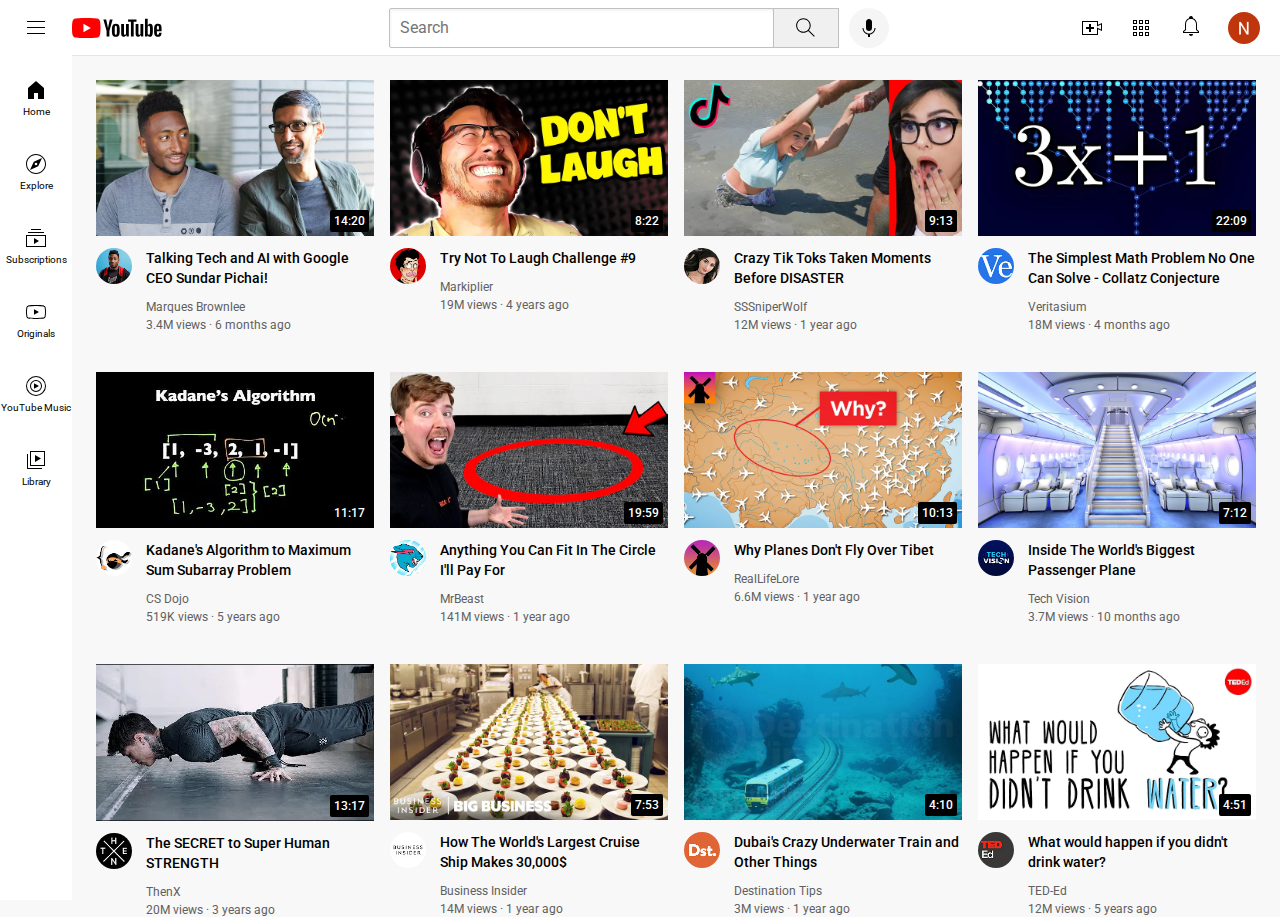
<file: Youtube.html>
<!DOCTYPE html>
<html>
  <head>
    <title>My Youtube</title>

    <link rel="preconnect" href="https://fonts.googleapis.com">
    <link rel="preconnect" href="https://fonts.gstatic.com" crossorigin>
    <link href="https://fonts.googleapis.com/css2?family=Roboto:wght@400;500;700&display=swap" rel="stylesheet">

    <link rel="stylesheet" href="styles/general.css">
    <link rel="stylesheet" href="styles/header.css">
    <link rel="stylesheet" href="styles/video.css">
    <link rel="stylesheet" href="styles/sidebar.css">
  </head>
  <body>
    <div class="header">
      <div class="left-section">
        <img class="hamburger-menu" src="icons/hamburger-menu.svg">
        <img class="youtube-logo" src="icons/youtube-logo.svg">
      </div>
      <div class="middle-section">
        <input class="search-bar" type="text" placeholder="Search">
        <button class="search-button">
          <img class="search-icon" src="icons/search.svg">
          <div class="tooltip">Search</div>
        </button>
        <button class="voice-search-button">
          <img class="voice-search-icon" src="icons/voice-search-icon.svg">
          <div class="tooltip">Search with your voice</div>
        </button>
      </div>
      <div class="right-section">
        <div class="upload-icon-container">
          <img class="upload-icon" src="icons/upload.svg">
          <div class="tooltip">Create</div>
        </div>
        <img class="youtube-apps-icon" src="icons/youtube-apps.svg">
        <div class="notifications-icon-container">
          <img class="notifications-icon" src="icons/notifications.svg">
      
        </div>
        <img class="current-user-picture" src="channel-pictures/unnamed.jpg">
      </div>
    </div>

    <div class="sidebar">
      <div class="sidebar-link">
        <img src="icons/home.svg">
        <div>Home</div>
      </div>
      <div class="sidebar-link">
        <img src="icons/explore.svg">
        <div>Explore</div>
      </div>
      <div class="sidebar-link">
        <img src="icons/subscriptions.svg">
        <div>Subscriptions</div>
      </div>
      <div class="sidebar-link">
        <img src="icons/originals.svg">
        <div>Originals</div>
      </div>
      <div class="sidebar-link">
        <img src="icons/youtube-music.svg">
        <div>YouTube Music</div>
      </div>
      <div class="sidebar-link">
        <img src="icons/library.svg">
        <div>Library</div>
      </div>
    </div>

    <div class="video-grid">
      <div class="video-preview">
        <div class="thumbnail-row">
          <img class="thumbnail" src="thumbnails/thumbnail-1.webp">
          <div class="video-time">14:20</div>
        </div>
        <div class="video-info-grid">
          <div class="channel-picture">
            <img class="profile-picture" src="channel-pictures/channel-1.jpeg">
          </div>
          <div class="video-info">
            <p class="video-title">
              Talking Tech and AI with Google CEO Sundar Pichai!
            </p>
            <p class="video-author">
              Marques Brownlee
            </p>
            <p class="video-stats">
              3.4M views &#183; 6 months ago
            </p>
          </div>
        </div>
      </div>

      <div class="video-preview">
        <div class="thumbnail-row">
          <img class="thumbnail" src="thumbnails/thumbnail-2.webp">
          <div class="video-time">8:22</div>
        </div>
        <div class="video-info-grid">
          <div class="channel-picture">
            <img class="profile-picture" src="channel-pictures/channel-2.jpeg">
          </div>
          <div class="video-info">
            <p class="video-title">
              Try Not To Laugh Challenge #9
            </p>
            <p class="video-author">
              Markiplier
            </p>
            <p class="video-stats">
              19M views &#183; 4 years ago
            </p>
          </div>
        </div>
      </div>

      <div class="video-preview">
        <div class="thumbnail-row">
          <img class="thumbnail" src="thumbnails/thumbnail-3.webp">
          <div class="video-time">9:13</div>
        </div>
        <div class="video-info-grid">
          <div class="channel-picture">
            <img class="profile-picture" src="channel-pictures/channel-3.jpeg">
          </div>
          <div class="video-info">
            <p class="video-title">
              Crazy Tik Toks Taken Moments Before DISASTER
            </p>
            <p class="video-author">
              SSSniperWolf
            </p>
            <p class="video-stats">
              12M views &#183; 1 year ago
            </p>
          </div>
        </div>
      </div>

      <div class="video-preview">
        <div class="thumbnail-row">
          <img class="thumbnail" src="thumbnails/thumbnail-4.webp">
          <div class="video-time">22:09</div>
        </div>
        <div class="video-info-grid">
          <div class="channel-picture">
            <img class="profile-picture" src="channel-pictures/channel-4.jpeg">
          </div>
          <div class="video-info">
            <p class="video-title">
              The Simplest Math Problem No One Can Solve - Collatz Conjecture
            </p>
            <p class="video-author">
              Veritasium
            </p>
            <p class="video-stats">
              18M views &#183; 4 months ago
            </p>
          </div>
        </div>
      </div>

      <div class="video-preview">
        <div class="thumbnail-row">
          <img class="thumbnail" src="thumbnails/thumbnail-5.webp">
          <div class="video-time">11:17</div>
        </div>
        <div class="video-info-grid">
          <div class="channel-picture">
            <img class="profile-picture" src="channel-pictures/channel-5.jpeg">
          </div>
          <div class="video-info">
            <p class="video-title">
              Kadane's Algorithm to Maximum Sum Subarray Problem
            </p>
            <p class="video-author">
              CS Dojo
            </p>
            <p class="video-stats">
              519K views &#183; 5 years ago
            </p>
          </div>
        </div>
      </div>

      <div class="video-preview">
        <div class="thumbnail-row">
          <img class="thumbnail" src="thumbnails/thumbnail-6.webp">
          <div class="video-time">19:59</div>
        </div>
        <div class="video-info-grid">
          <div class="channel-picture">
            <img class="profile-picture" src="channel-pictures/channel-6.jpeg">
          </div>
          <div class="video-info">
            <p class="video-title">
              Anything You Can Fit In The Circle I'll Pay For
            </p>
            <p class="video-author">
              MrBeast
            </p>
            <p class="video-stats">
              141M views &#183; 1 year ago
            </p>
          </div>
        </div>
      </div>

      <div class="video-preview">
        <div class="thumbnail-row">
          <img class="thumbnail" src="thumbnails/thumbnail-7.webp">
          <div class="video-time">10:13</div>
        </div>
        <div class="video-info-grid">
          <div class="channel-picture">
            <img class="profile-picture" src="channel-pictures/channel-7.jpeg">
          </div>
          <div class="video-info">
            <p class="video-title">
              
              Why Planes Don't Fly Over Tibet
            </p>
            <p class="video-author">
              RealLifeLore
            </p>
            <p class="video-stats">
              6.6M views &#183; 1 year ago
            </p>
          </div>
        </div>
      </div>

      <div class="video-preview">
        <div class="thumbnail-row">
          <img class="thumbnail" src="thumbnails/thumbnail-8.webp">
          <div class="video-time">7:12</div>
        </div>
        <div class="video-info-grid">
          <div class="channel-picture">
            <img class="profile-picture" src="channel-pictures/channel-8.jpeg">
          </div>
          <div class="video-info">
            <p class="video-title">  
              Inside The World's Biggest Passenger Plane
            </p>
            <p class="video-author">
              Tech Vision
            </p>
            <p class="video-stats">
              3.7M views &#183; 10 months ago
            </p>
          </div>
        </div>
      </div>
      <div class="video-preview">
        <div class="thumbnail-row">
          <img class="thumbnail" src="thumbnails/thumbnail-9.webp">
          <div class="video-time">13:17</div>
        </div>
        <div class="video-info-grid">
          <div class="channel-picture">
            <img class="profile-picture" src="channel-pictures/channel-9.jpeg">
          </div>
          <div class="video-info">
            <p class="video-title">
              The SECRET to Super Human STRENGTH
            </p>
            <p class="video-author">
              ThenX
            </p>
            <p class="video-stats">
              20M views &#183; 3 years ago
            </p>
          </div>
        </div>
      </div>

      <div class="video-preview">
        <div class="thumbnail-row">
          <img class="thumbnail" src="thumbnails/thumbnail-10.webp">
          <div class="video-time">7:53</div>
        </div>
        <div class="video-info-grid">
          <div class="channel-picture">
            <img class="profile-picture" src="channel-pictures/channel-10.jpeg">
          </div>
          <div class="video-info">
            <p class="video-title">
              
              How The World's Largest Cruise Ship Makes 30,000$
            </p>
            <p class="video-author">
              Business Insider
            </p>
            <p class="video-stats">
              14M views &#183; 1 year ago
            </p>
          </div>
        </div>
      </div>

      <div class="video-preview">
        <div class="thumbnail-row">
          <img class="thumbnail" src="thumbnails/thumbnail-11.webp">
          <div class="video-time">4:10</div>
        </div>
        <div class="video-info-grid">
          <div class="channel-picture">
            <img class="profile-picture" src="channel-pictures/channel-11.jpeg">
          </div>
          <div class="video-info">
            <p class="video-title">
                
              Dubai's Crazy Underwater Train and Other Things
            </p>
            <p class="video-author">
              Destination Tips
            </p>
            <p class="video-stats">
              3M views &#183; 1 year ago
            </p>
          </div>
        </div>
      </div>

      <div class="video-preview">
        <div class="thumbnail-row">
          <img class="thumbnail" src="thumbnails/thumbnail-12.webp">
          <div class="video-time">4:51</div>
        </div>
        <div class="video-info-grid">
          <div class="channel-picture">
            <img class="profile-picture" src="channel-pictures/channel-12.jpeg">
          </div>
          <div class="video-info">
            <p class="video-title">
              
              What would happen if you didn't drink water?
            </p>
            <p class="video-author">
              TED-Ed
            </p>
            <p class="video-stats">
              12M views &#183; 5 years ago
            </p>
          </div>
        </div>
      </div>
    </div>
  </body>
</html>
</file>
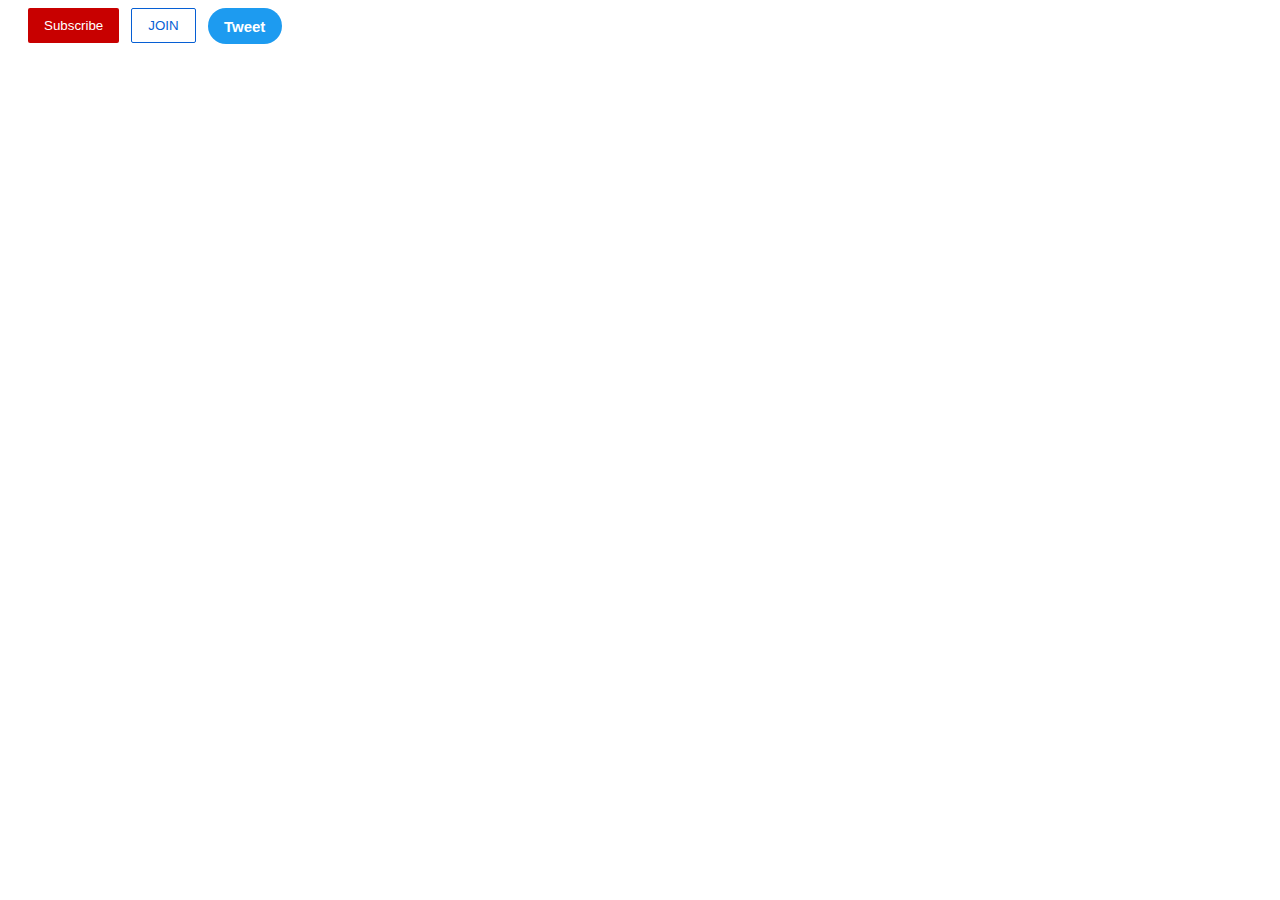
<file: tutorial/buttons.html>
<!DOCTYPE html>
<html>
  <head>
    <title>My website</title>
    <style>
      @import url("style.css");
    </style>
  </head>
  <body>
    <button class="Subscribe-button">
      Subscribe
    </button>
    <button class="join-button">
      JOIN 
    </button>
    <button class="Tweet">
      Tweet
    </button>
  </body>
</html>
</file>
<file: styles/general.css>
p {
    font-family: Roboto, Arial;
    margin-top: 0;
    margin-bottom: 0;
  }
  
  body {
    margin: 0;
    padding-top: 80px;
    padding-left: 96px;
    padding-right: 24px;
    background-color: rgb(248, 248, 248);
  }
</file>
<file: styles/header.css>
.header {
    height: 55px;
  
    display: flex;
    flex-direction: row;
    justify-content: space-between;
    position: fixed;
    top: 0;
    left: 0;
    right: 0;
    z-index: 100;

    background-color: white;
    border-bottom-width: 1px;
    border-bottom-style: solid;
    border-bottom-color: rgb(228, 228, 228);
  }
  
  .left-section {
    align-items: center;
    display: flex;
  }

  .hamburger-menu{
    height: 24px;
    margin-left: 24px;
    margin-right: 24px;
  }

  .youtube-logo{
    height: 20px;
  }
  
  .middle-section {
    flex: 1;
    margin-left: 70px;
    margin-right: 35px;
    max-width: 500px;
    display: flex;
    align-items: center;
  }
  .search-bar{
    flex: 1;
    height: 36px;
    padding-left: 10px;
    font-size: 16px;
    border-width: 1px;
    border-style: solid;
    border-color: rgb(192, 192, 192);
    border-radius: 2px;
    box-shadow: inset 1px 2px 3px rgba(0, 0, 0, 0.05);
    width: 0;
  }

  .search-bar::placeholder{
    font-family: Roboto, Arial;
    font-size: 16px;
  }

  .search-button{
    height: 40px;
    width: 66px;
    background-color: rgb(240, 240, 240);
    border-width: 1px;
    border-style: solid;
    border-color: rgb(192, 192, 192);
    margin-left: -1px;
    margin-right: 10px;

    position: relative;
  }
  

  .search-button, 
  .voice-search-button, 
  .upload-icon-container, 
  .youtube-apps-container, 
  .youtube-notifications-container{
    position: relative;
    display: flex;
    justify-content: center;
    align-items: center;
  }

  .search-button .tooltip, 
  .voice-search-button .tooltip, 
  .upload-icon-container .tooltip, 
  .youtube-apps-container .tooltip{
    font-family: Roboto, Arial;
    position: absolute;
    background-color: gray;
    color: white;
    padding-top: 4px;
    padding-bottom: 4px;
    padding-left: 8px;
    padding-right: 8px;
    border-radius: 2px;
    font-size: 12px;
    bottom: -30px;
    opacity: 0;
    transition: opacity 0.15s;
    pointer-events: none;
    white-space: nowrap;

  }

  .search-button:hover .tooltip, 
  .voice-search-button:hover .tooltip, 
  .upload-icon-container:hover .tooltip{
    opacity: 1;
  }
  .search-icon{
    height: 25px;
  }

  .voice-search-button{
    height: 40px;
    width: 40px;
    border-radius: 20px;
    border: none;
    background-color: rgb(245, 245, 245);
  }
  .voice-search-icon{
    height: 24px;
   
  }
  
  .right-section {
    width: 180px;
    margin-right: 20px;
    display: flex;
    align-items: center;
    justify-content: space-between;
    flex-shrink: 0;
  }

  .upload-icon{
    height: 24px;
  }

  .youtube-apps-icon{
    height: 24px;
  }
  .notifications-icon{
    height: 24px;
  }

  .current-user-picture{
    height: 32px;
    border-radius: 16px;
  }
</file>
<file: styles/video.css>
.thumbnail {
    width: 100%;
  }
  
  .video-title {
    margin-top: 0;
    font-size: 14px;
    font-weight: 500;
    line-height: 20px;
    margin-bottom: 12px;
  }
  
  .video-info-grid {
    display: grid;
    grid-template-columns: 50px 1fr;
  }
  
  .profile-picture {
    width: 36px;
    border-radius: 50px;
  }
  
  .thumbnail-row {
    margin-bottom: 8px;
    position: relative;
  }
  
  .video-author,
  .video-stats {
    font-size: 12px;
    color: rgb(96, 96, 96);
  }
  
  .video-author {
    margin-bottom: 4px;
  }
  
  .video-grid {
    display: grid;
    grid-template-columns: 1fr 1fr 1fr 1fr;
    column-gap: 16px;
    row-gap: 40px;
  }
  .video-time{
    font-family: Roboto, Arial;
    font-size: 12px;
    font-weight: 500;
    padding-left: 4px;
    padding-right: 4px;
    padding-top: 4px;
    padding-bottom: 4px;
    border-radius: 2px;
    background-color: black;
    color: white;
    position: absolute;
    bottom: 8px;
    right: 5px;
  }
</file>
<file: styles/sidebar.css>
.sidebar{
    position: fixed;
    left: 0;
    bottom: 0;
    top: 55px;
    background-color: white;
    width: 72px;
    z-index: 200;
    padding-top: 5px;
}

.sidebar-link{
  height: 74px;
  display: flex;
  justify-content: center;
  align-items: center;
  flex-direction: column;
  cursor: pointer;
}

.sidebar-link:hover{
    background-color: rgb(235, 235, 235);
  }

  .sidebar-link img{
    height: 24px;
    margin-bottom: 4px;
  }

  .sidebar-link div{
    font-family: Roboto, Arial;
    font-size: 10px;
  }
</file>
